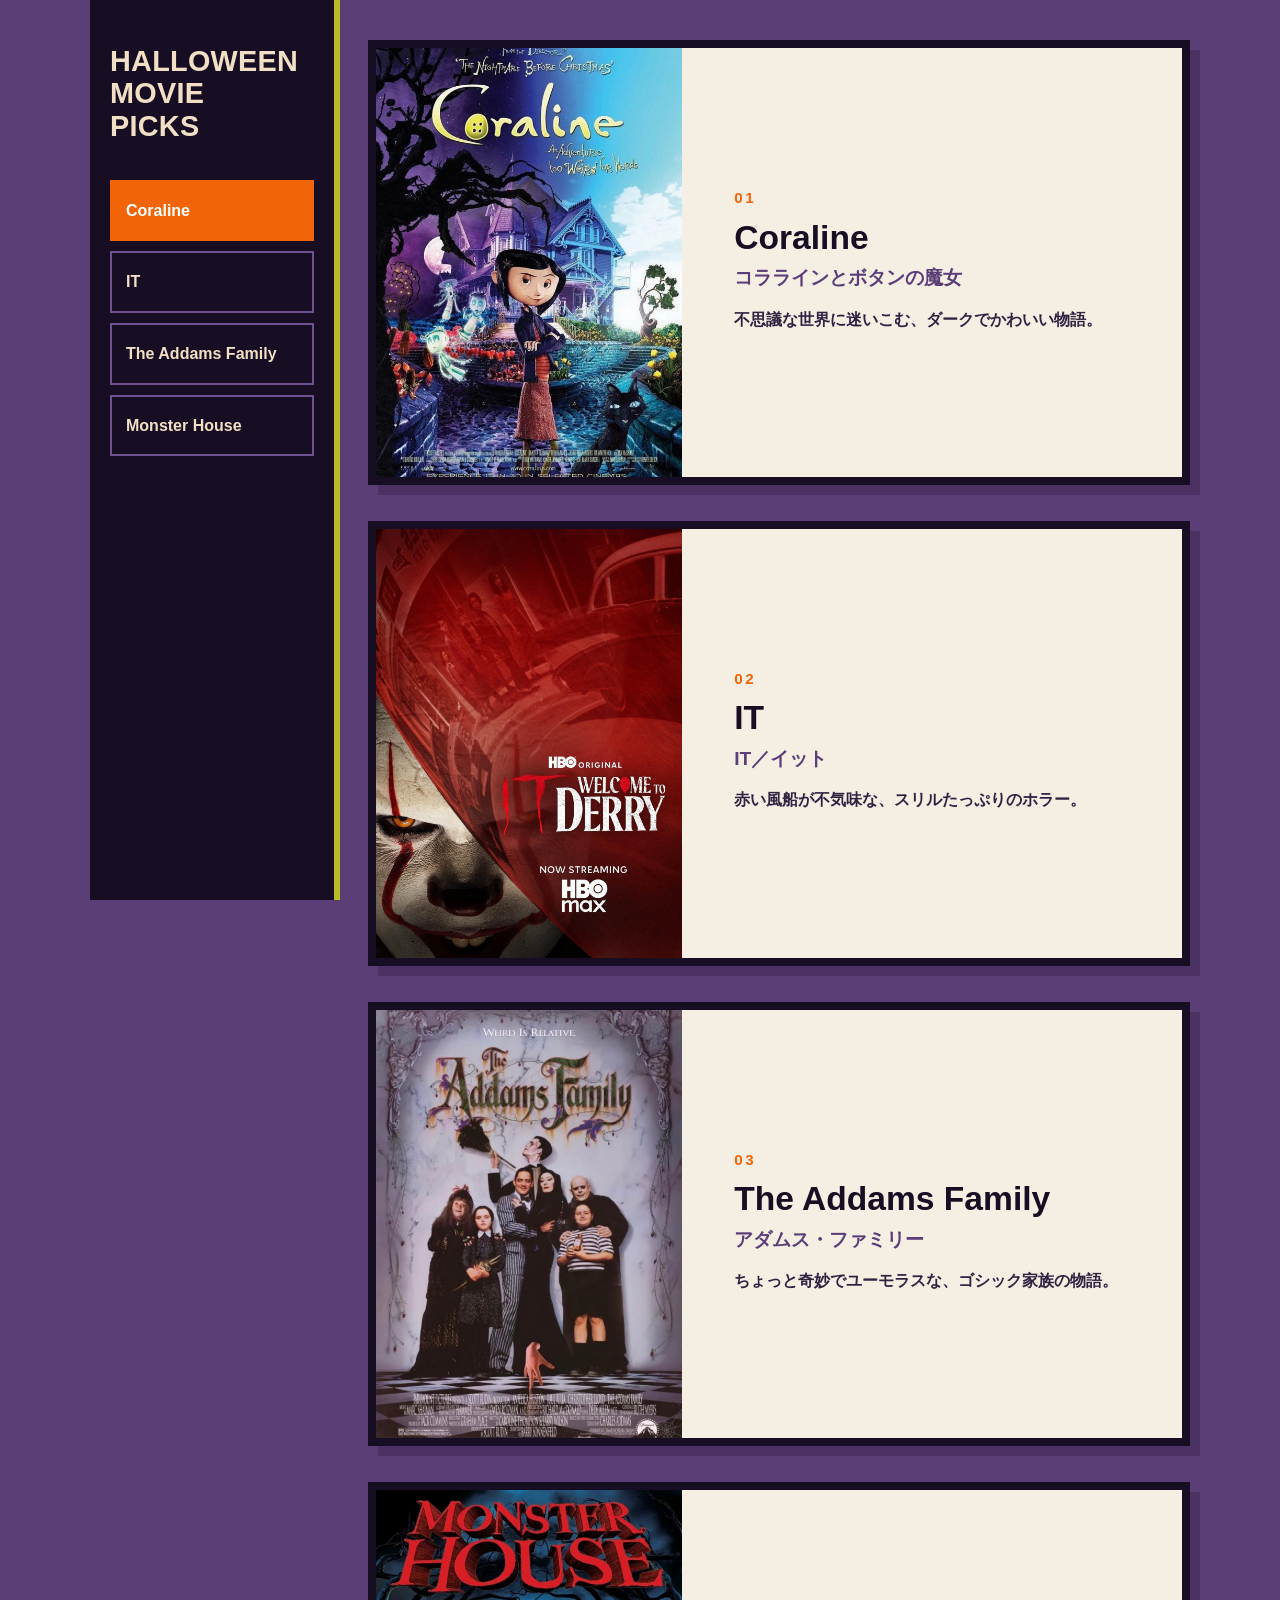
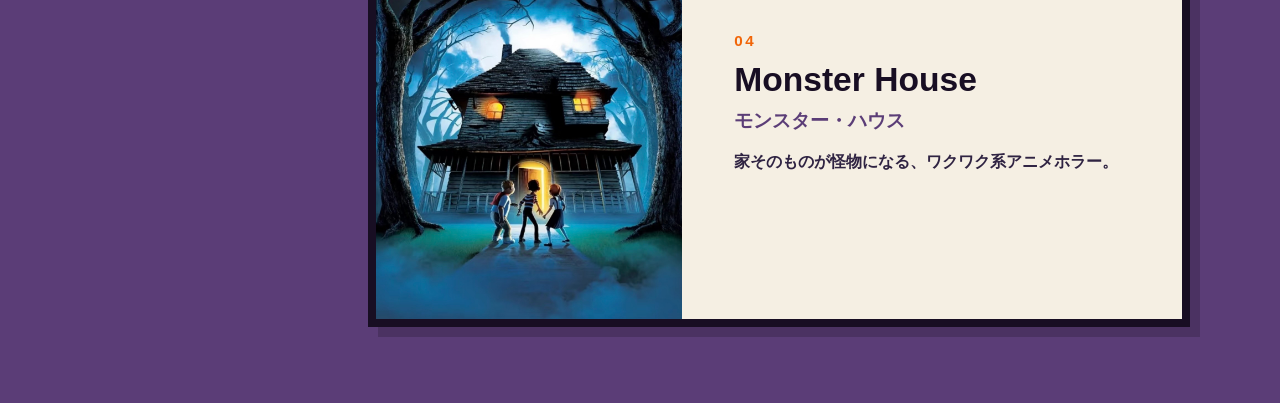
<file: custom/index.html>
<!DOCTYPE html>
<html lang="ja">
<head>
  <meta charset="UTF-8">
  <meta name="viewport" content="width=device-width, initial-scale=1.0">
  <title>Halloween Movie Picks</title>
  <link rel="stylesheet" href="css/reset.css">
  <link rel="stylesheet" href="css/style.css">
  <script src="https://code.jquery.com/jquery-3.7.0.min.js" integrity="sha256-2Pmvv0kuTBOenSvLm6bvfBSSHrUJ+3A7x6P5EbdO7/g=" crossorigin="anonymous"></script>
  <script src="js/script.js"></script>
</head>
<body>
  <div id="wrapper">
    <aside>
      <h1>Halloween<br>Movie<br>Picks</h1>
      <nav>
        <ul>
          <li class="current"><a href="#coraline">Coraline</a></li>
          <li><a href="#it">IT</a></li>
          <li><a href="#addams">The Addams Family</a></li>
          <li><a href="#monster-house">Monster House</a></li>
        </ul>
      </nav>
    </aside>

    <main>
      <section id="coraline">
        <div class="card">
          <img src="images/coraline.jpg" alt="Coraline poster">
          <div class="text">
            <p class="eyebrow">01</p>
            <h2>Coraline</h2>
            <h3>コララインとボタンの魔女</h3>
            <p class="desc">不思議な世界に迷いこむ、ダークでかわいい物語。</p>
          </div>
        </div>
      </section>

      <section id="it">
        <div class="card">
          <img src="images/it.jpg" alt="IT poster">
          <div class="text">
            <p class="eyebrow">02</p>
            <h2>IT</h2>
            <h3>IT／イット</h3>
            <p class="desc">赤い風船が不気味な、スリルたっぷりのホラー。</p>
          </div>
        </div>
      </section>

      <section id="addams">
        <div class="card">
          <img src="images/addams.jpg" alt="The Addams Family poster">
          <div class="text">
            <p class="eyebrow">03</p>
            <h2>The Addams Family</h2>
            <h3>アダムス・ファミリー</h3>
            <p class="desc">ちょっと奇妙でユーモラスな、ゴシック家族の物語。</p>
          </div>
        </div>
      </section>

      <section id="monster-house">
        <div class="card">
          <img src="images/monster-house.jpg" alt="Monster House poster">
          <div class="text">
            <p class="eyebrow">04</p>
            <h2>Monster House</h2>
            <h3>モンスター・ハウス</h3>
            <p class="desc">家そのものが怪物になる、ワクワク系アニメホラー。</p>
          </div>
        </div>
      </section>
    </main>
  </div>
</body>
</html>
</file>
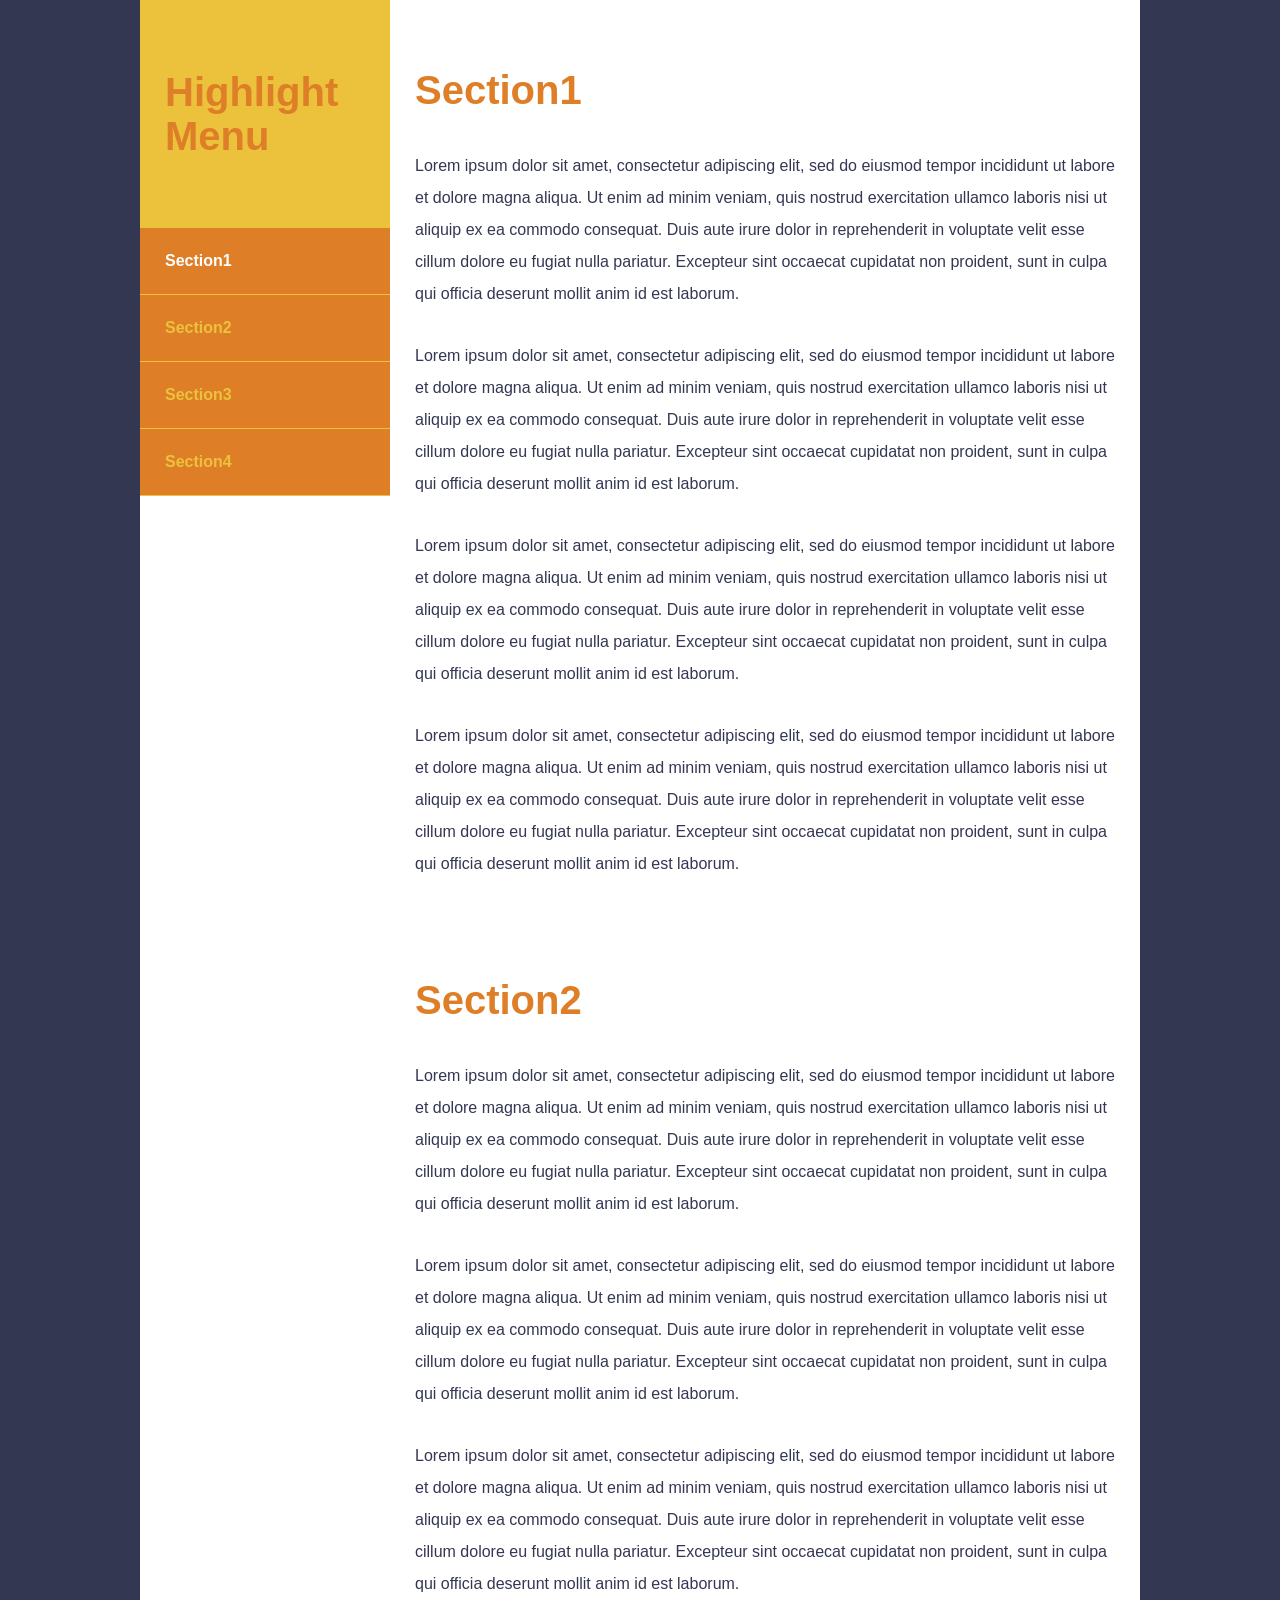
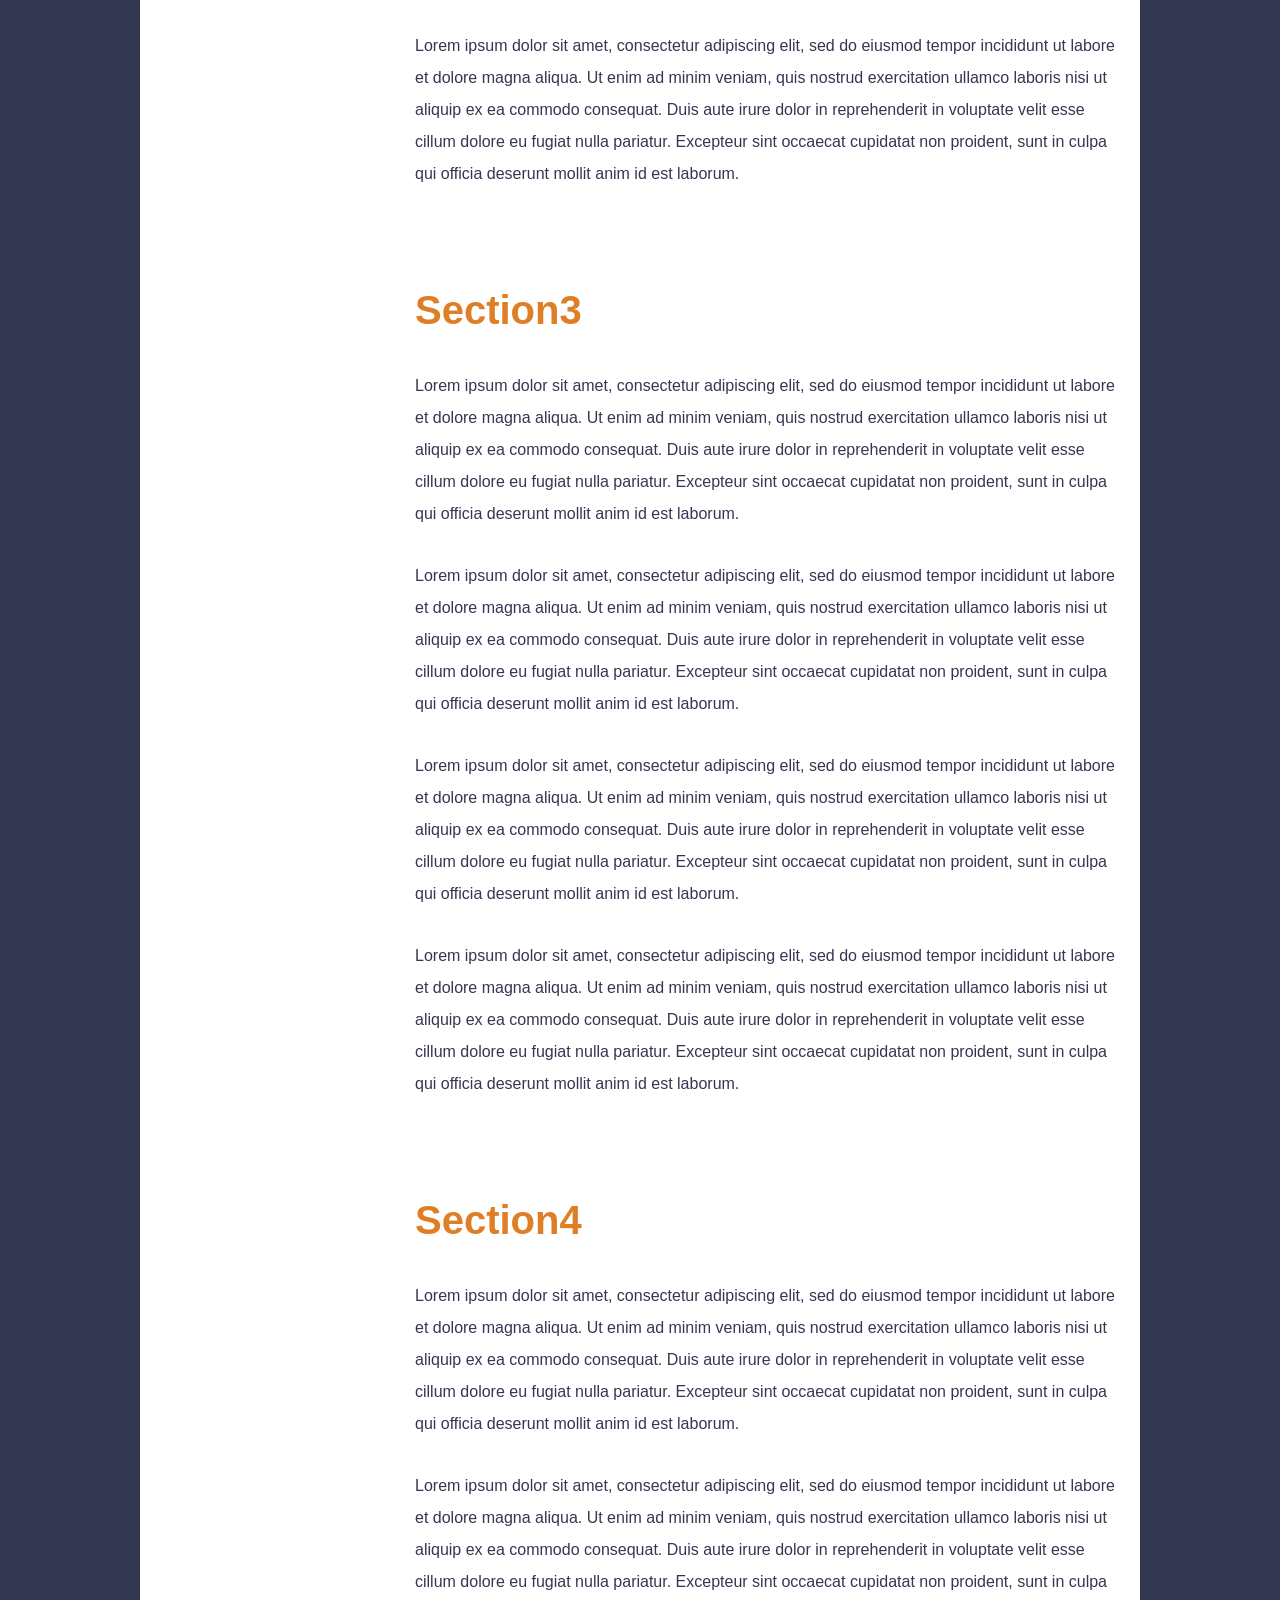
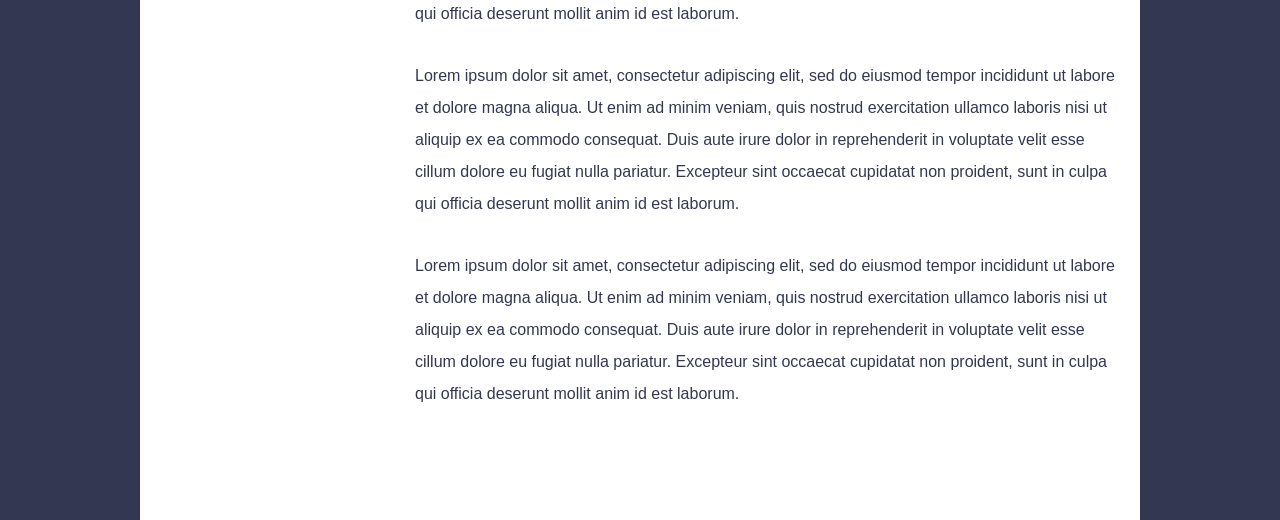
<file: highlight-menu/index.html>
<!DOCTYPE html>
<html lang="ja">

<head>
    <meta charset="UTF-8">
    <title>Sticky Header</title>
    <link rel="stylesheet" href="css/reset.css">
    <link rel="stylesheet" href="css/style.css">
    <!-- jQuery本体 -->
    <script src="https://code.jquery.com/jquery-3.7.1.min.js"
        integrity="sha256-/JqT3SQfawRcv/BIHPThkBvs0OEvtFFmqPF/lYI/Cxo=" crossorigin="anonymous"></script>
    <!-- 自作JS -->
    <script src="js/script.js"></script>
</head>

<body>
    <div id="wrapper">
        <header>
            <h1>Highlight Menu</h1>
            <nav>
                <ul>
                    <li class="current"><a href="#">Section1</a></li>
                    <li><a href="#">Section2</a></li>
                    <li><a href="#">Section3</a></li>
                    <li><a href="#">Section4</a></li>
                </ul>
            </nav>
        </header>

        <main>
            <section>
                <h1>Section1</h1>
                <p>Lorem ipsum dolor sit amet, consectetur adipiscing elit, sed do eiusmod tempor incididunt ut labore
                    et dolore magna aliqua. Ut enim ad minim veniam, quis nostrud exercitation ullamco laboris nisi ut
                    aliquip ex ea commodo consequat. Duis aute irure dolor in reprehenderit in voluptate velit esse
                    cillum dolore eu fugiat nulla pariatur. Excepteur sint occaecat cupidatat non proident, sunt in
                    culpa qui officia deserunt mollit anim id est laborum.</p>

                <p>Lorem ipsum dolor sit amet, consectetur adipiscing elit, sed do eiusmod tempor incididunt ut labore
                    et dolore magna aliqua. Ut enim ad minim veniam, quis nostrud exercitation ullamco laboris nisi ut
                    aliquip ex ea commodo consequat. Duis aute irure dolor in reprehenderit in voluptate velit esse
                    cillum dolore eu fugiat nulla pariatur. Excepteur sint occaecat cupidatat non proident, sunt in
                    culpa qui officia deserunt mollit anim id est laborum.</p>

                <p>Lorem ipsum dolor sit amet, consectetur adipiscing elit, sed do eiusmod tempor incididunt ut labore
                    et dolore magna aliqua. Ut enim ad minim veniam, quis nostrud exercitation ullamco laboris nisi ut
                    aliquip ex ea commodo consequat. Duis aute irure dolor in reprehenderit in voluptate velit esse
                    cillum dolore eu fugiat nulla pariatur. Excepteur sint occaecat cupidatat non proident, sunt in
                    culpa qui officia deserunt mollit anim id est laborum.</p>

                <p>Lorem ipsum dolor sit amet, consectetur adipiscing elit, sed do eiusmod tempor incididunt ut labore
                    et dolore magna aliqua. Ut enim ad minim veniam, quis nostrud exercitation ullamco laboris nisi ut
                    aliquip ex ea commodo consequat. Duis aute irure dolor in reprehenderit in voluptate velit esse
                    cillum dolore eu fugiat nulla pariatur. Excepteur sint occaecat cupidatat non proident, sunt in
                    culpa qui officia deserunt mollit anim id est laborum.</p>
            </section>

            <section>
                <h1>Section2</h1>
                <p>Lorem ipsum dolor sit amet, consectetur adipiscing elit, sed do eiusmod tempor incididunt ut labore
                    et dolore magna aliqua. Ut enim ad minim veniam, quis nostrud exercitation ullamco laboris nisi ut
                    aliquip ex ea commodo consequat. Duis aute irure dolor in reprehenderit in voluptate velit esse
                    cillum dolore eu fugiat nulla pariatur. Excepteur sint occaecat cupidatat non proident, sunt in
                    culpa qui officia deserunt mollit anim id est laborum.</p>

                <p>Lorem ipsum dolor sit amet, consectetur adipiscing elit, sed do eiusmod tempor incididunt ut labore
                    et dolore magna aliqua. Ut enim ad minim veniam, quis nostrud exercitation ullamco laboris nisi ut
                    aliquip ex ea commodo consequat. Duis aute irure dolor in reprehenderit in voluptate velit esse
                    cillum dolore eu fugiat nulla pariatur. Excepteur sint occaecat cupidatat non proident, sunt in
                    culpa qui officia deserunt mollit anim id est laborum.</p>

                <p>Lorem ipsum dolor sit amet, consectetur adipiscing elit, sed do eiusmod tempor incididunt ut labore
                    et dolore magna aliqua. Ut enim ad minim veniam, quis nostrud exercitation ullamco laboris nisi ut
                    aliquip ex ea commodo consequat. Duis aute irure dolor in reprehenderit in voluptate velit esse
                    cillum dolore eu fugiat nulla pariatur. Excepteur sint occaecat cupidatat non proident, sunt in
                    culpa qui officia deserunt mollit anim id est laborum.</p>

                <p>Lorem ipsum dolor sit amet, consectetur adipiscing elit, sed do eiusmod tempor incididunt ut labore
                    et dolore magna aliqua. Ut enim ad minim veniam, quis nostrud exercitation ullamco laboris nisi ut
                    aliquip ex ea commodo consequat. Duis aute irure dolor in reprehenderit in voluptate velit esse
                    cillum dolore eu fugiat nulla pariatur. Excepteur sint occaecat cupidatat non proident, sunt in
                    culpa qui officia deserunt mollit anim id est laborum.</p>
            </section>

            <section>
                <h1>Section3</h1>
                <p>Lorem ipsum dolor sit amet, consectetur adipiscing elit, sed do eiusmod tempor incididunt ut labore
                    et dolore magna aliqua. Ut enim ad minim veniam, quis nostrud exercitation ullamco laboris nisi ut
                    aliquip ex ea commodo consequat. Duis aute irure dolor in reprehenderit in voluptate velit esse
                    cillum dolore eu fugiat nulla pariatur. Excepteur sint occaecat cupidatat non proident, sunt in
                    culpa qui officia deserunt mollit anim id est laborum.</p>

                <p>Lorem ipsum dolor sit amet, consectetur adipiscing elit, sed do eiusmod tempor incididunt ut labore
                    et dolore magna aliqua. Ut enim ad minim veniam, quis nostrud exercitation ullamco laboris nisi ut
                    aliquip ex ea commodo consequat. Duis aute irure dolor in reprehenderit in voluptate velit esse
                    cillum dolore eu fugiat nulla pariatur. Excepteur sint occaecat cupidatat non proident, sunt in
                    culpa qui officia deserunt mollit anim id est laborum.</p>

                <p>Lorem ipsum dolor sit amet, consectetur adipiscing elit, sed do eiusmod tempor incididunt ut labore
                    et dolore magna aliqua. Ut enim ad minim veniam, quis nostrud exercitation ullamco laboris nisi ut
                    aliquip ex ea commodo consequat. Duis aute irure dolor in reprehenderit in voluptate velit esse
                    cillum dolore eu fugiat nulla pariatur. Excepteur sint occaecat cupidatat non proident, sunt in
                    culpa qui officia deserunt mollit anim id est laborum.</p>

                <p>Lorem ipsum dolor sit amet, consectetur adipiscing elit, sed do eiusmod tempor incididunt ut labore
                    et dolore magna aliqua. Ut enim ad minim veniam, quis nostrud exercitation ullamco laboris nisi ut
                    aliquip ex ea commodo consequat. Duis aute irure dolor in reprehenderit in voluptate velit esse
                    cillum dolore eu fugiat nulla pariatur. Excepteur sint occaecat cupidatat non proident, sunt in
                    culpa qui officia deserunt mollit anim id est laborum.</p>
            </section>

            <section>
                <h1>Section4</h1>
                <p>Lorem ipsum dolor sit amet, consectetur adipiscing elit, sed do eiusmod tempor incididunt ut labore
                    et dolore magna aliqua. Ut enim ad minim veniam, quis nostrud exercitation ullamco laboris nisi ut
                    aliquip ex ea commodo consequat. Duis aute irure dolor in reprehenderit in voluptate velit esse
                    cillum dolore eu fugiat nulla pariatur. Excepteur sint occaecat cupidatat non proident, sunt in
                    culpa qui officia deserunt mollit anim id est laborum.</p>

                <p>Lorem ipsum dolor sit amet, consectetur adipiscing elit, sed do eiusmod tempor incididunt ut labore
                    et dolore magna aliqua. Ut enim ad minim veniam, quis nostrud exercitation ullamco laboris nisi ut
                    aliquip ex ea commodo consequat. Duis aute irure dolor in reprehenderit in voluptate velit esse
                    cillum dolore eu fugiat nulla pariatur. Excepteur sint occaecat cupidatat non proident, sunt in
                    culpa qui officia deserunt mollit anim id est laborum.</p>

                <p>Lorem ipsum dolor sit amet, consectetur adipiscing elit, sed do eiusmod tempor incididunt ut labore
                    et dolore magna aliqua. Ut enim ad minim veniam, quis nostrud exercitation ullamco laboris nisi ut
                    aliquip ex ea commodo consequat. Duis aute irure dolor in reprehenderit in voluptate velit esse
                    cillum dolore eu fugiat nulla pariatur. Excepteur sint occaecat cupidatat non proident, sunt in
                    culpa qui officia deserunt mollit anim id est laborum.</p>

                <p>Lorem ipsum dolor sit amet, consectetur adipiscing elit, sed do eiusmod tempor incididunt ut labore
                    et dolore magna aliqua. Ut enim ad minim veniam, quis nostrud exercitation ullamco laboris nisi ut
                    aliquip ex ea commodo consequat. Duis aute irure dolor in reprehenderit in voluptate velit esse
                    cillum dolore eu fugiat nulla pariatur. Excepteur sint occaecat cupidatat non proident, sunt in
                    culpa qui officia deserunt mollit anim id est laborum.</p>
            </section>
        </main>
    </div>
</body>

</html>
</file>
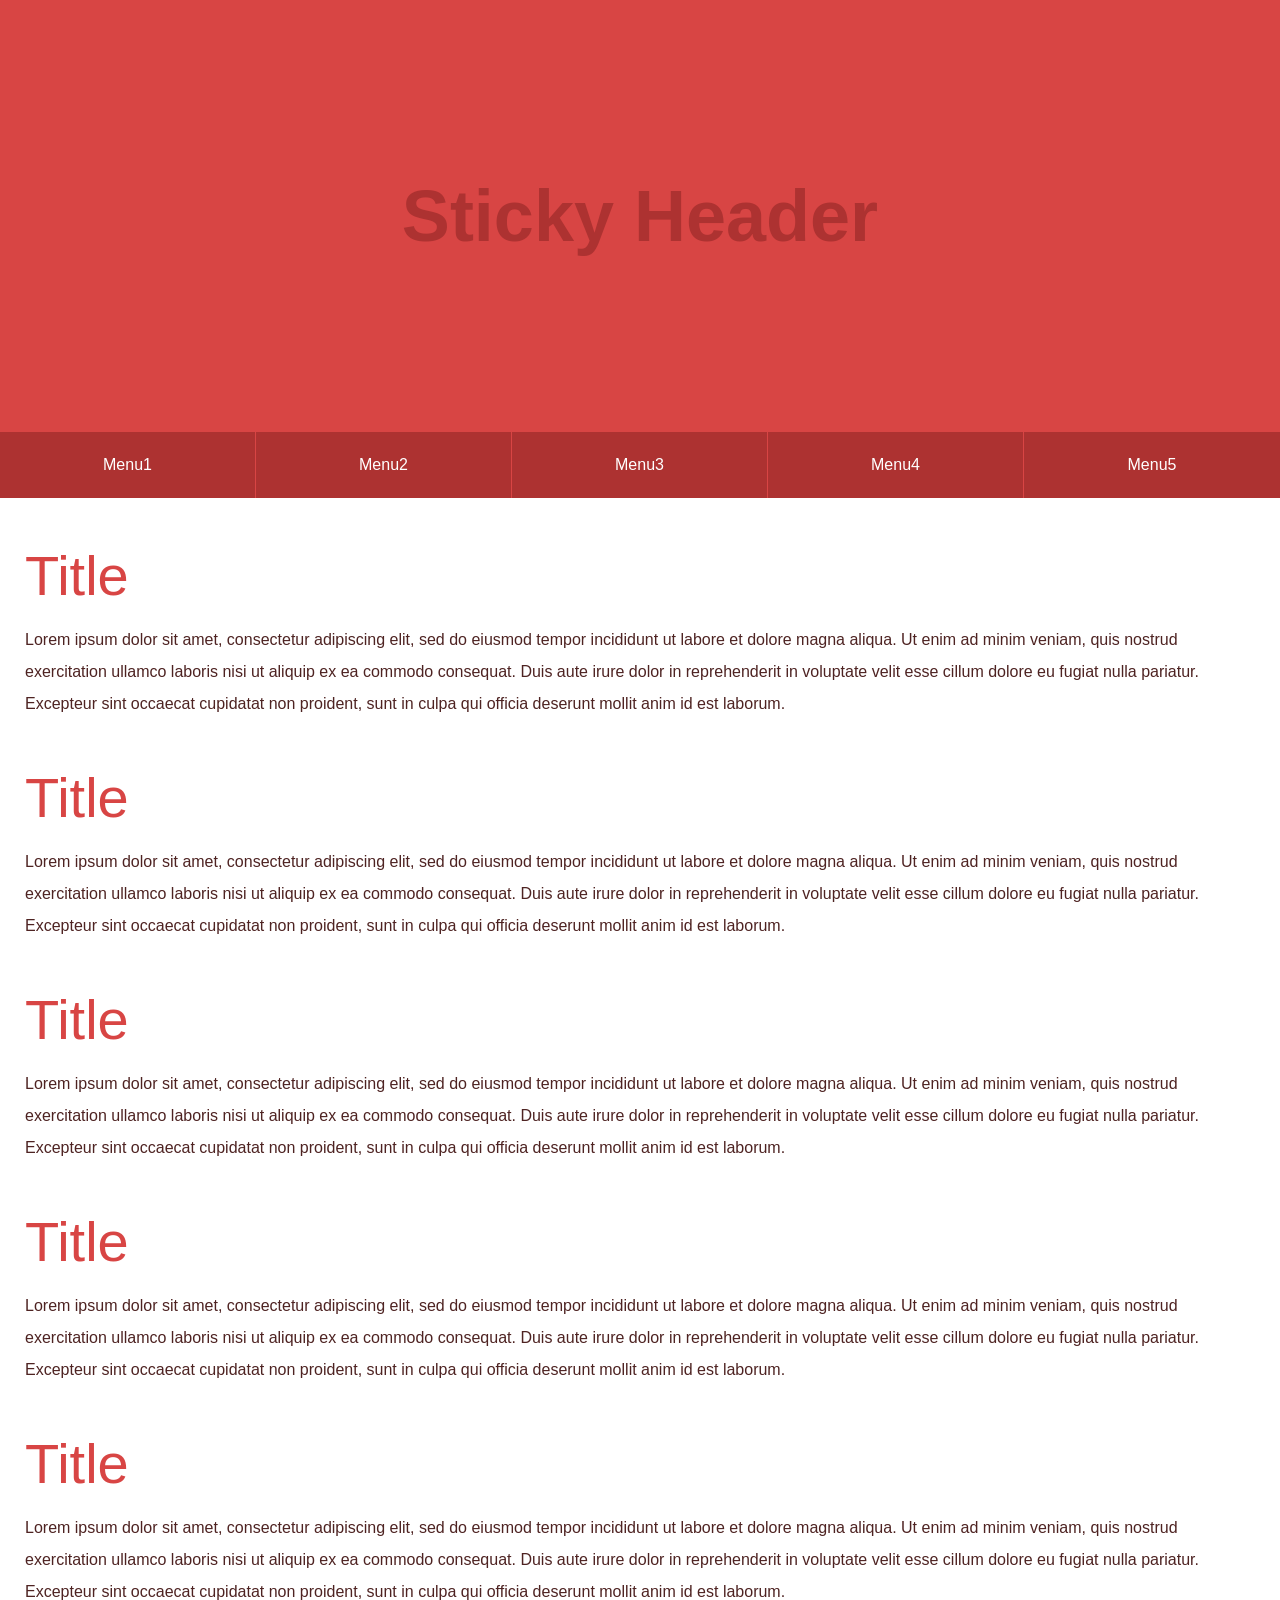
<file: sticky-header/index.html>
<!DOCTYPE html>
<html lang="ja">

<head>
    <meta charset="UTF-8">
    <title>Sticky Header</title>
    <link rel="stylesheet" href="css/reset.css">
    <link rel="stylesheet" href="css/style.css">
    <!-- jQuery本体 -->
    <script src="https://code.jquery.com/jquery-3.7.1.min.js"
        integrity="sha256-/JqT3SQfawRcv/BIHPThkBvs0OEvtFFmqPF/lYI/Cxo=" crossorigin="anonymous"></script>
    <!-- 自作JS -->
    <script src="script.js"></script>
</head>

<body>
    <div id="wrapper">
        <header>
            <h1>Sticky Header</h1>
        </header>
        <nav>
            <ul>
                <li><a href="#">Menu1</a></li>
                <li><a href="#">Menu2</a></li>
                <li><a href="#">Menu3</a></li>
                <li><a href="#">Menu4</a></li>
                <li><a href="#">Menu5</a></li>
            </ul>
        </nav>

        <main>
            <section>
                <h1>Title</h1>
                <p>Lorem ipsum dolor sit amet, consectetur adipiscing elit, sed do eiusmod tempor incididunt ut labore et dolore magna aliqua. Ut enim ad minim veniam, quis nostrud exercitation ullamco laboris nisi ut aliquip ex ea commodo consequat. Duis aute irure dolor in reprehenderit in voluptate velit esse cillum dolore eu fugiat nulla pariatur. Excepteur sint occaecat cupidatat non proident, sunt in culpa qui officia deserunt mollit anim id est laborum.</p>
            </section>
            <section>
                <h1>Title</h1>
                <p>Lorem ipsum dolor sit amet, consectetur adipiscing elit, sed do eiusmod tempor incididunt ut labore et dolore magna aliqua. Ut enim ad minim veniam, quis nostrud exercitation ullamco laboris nisi ut aliquip ex ea commodo consequat. Duis aute irure dolor in reprehenderit in voluptate velit esse cillum dolore eu fugiat nulla pariatur. Excepteur sint occaecat cupidatat non proident, sunt in culpa qui officia deserunt mollit anim id est laborum.</p>
            </section>
            <section>
                <h1>Title</h1>
                <p>Lorem ipsum dolor sit amet, consectetur adipiscing elit, sed do eiusmod tempor incididunt ut labore et dolore magna aliqua. Ut enim ad minim veniam, quis nostrud exercitation ullamco laboris nisi ut aliquip ex ea commodo consequat. Duis aute irure dolor in reprehenderit in voluptate velit esse cillum dolore eu fugiat nulla pariatur. Excepteur sint occaecat cupidatat non proident, sunt in culpa qui officia deserunt mollit anim id est laborum.</p>
            </section>
            <section>
                <h1>Title</h1>
                <p>Lorem ipsum dolor sit amet, consectetur adipiscing elit, sed do eiusmod tempor incididunt ut labore et dolore magna aliqua. Ut enim ad minim veniam, quis nostrud exercitation ullamco laboris nisi ut aliquip ex ea commodo consequat. Duis aute irure dolor in reprehenderit in voluptate velit esse cillum dolore eu fugiat nulla pariatur. Excepteur sint occaecat cupidatat non proident, sunt in culpa qui officia deserunt mollit anim id est laborum.</p>
            </section>
            <section>
                <h1>Title</h1>
                <p>Lorem ipsum dolor sit amet, consectetur adipiscing elit, sed do eiusmod tempor incididunt ut labore et dolore magna aliqua. Ut enim ad minim veniam, quis nostrud exercitation ullamco laboris nisi ut aliquip ex ea commodo consequat. Duis aute irure dolor in reprehenderit in voluptate velit esse cillum dolore eu fugiat nulla pariatur. Excepteur sint occaecat cupidatat non proident, sunt in culpa qui officia deserunt mollit anim id est laborum.</p>
            </section>
        </main>
    </div>
</body>

</html>
</file>
<file: custom/css/style.css>
@charset "UTF-8";

:root {
  --bg: #5b3d77;
  --bg-dark: #180e23;
  --panel: #f16508;
  --panel-soft: #6e5290;
  --text-main: #f1e0c6;
  --text-dark: #2f2342;
  --lime: #b9bb24;
  --cream: #f5efe3;
}

* {
  box-sizing: border-box;
}

html {
  scroll-behavior: smooth;
}

body {
  font-family: "Helvetica Neue", Arial, sans-serif;
  background: var(--bg);
  color: var(--text-main);
}

#wrapper {
  width: min(1100px, calc(100% - 40px));
  margin: 0 auto;
  display: grid;
  grid-template-columns: 250px minmax(0, 1fr);
  gap: 28px;
  align-items: start;
}

/* 左侧固定导航：跟随页面滚动 */
aside {
  position: sticky;
  top: 0;
  width: 250px;
  height: 100vh;
  background: var(--bg-dark);
  padding: 45px 20px 30px;
  border-right: 6px solid var(--lime);
}

aside h1 {
  font-size: 1.8rem;
  line-height: 1.12;
  font-weight: 800;
  color: var(--text-main);
  margin-bottom: 38px;
  text-transform: uppercase;
  letter-spacing: 0.01em;
  overflow-wrap: anywhere;
}

nav li {
  margin-bottom: 10px;
}

nav li a {
  display: block;
  padding: 18px 14px;
  background: transparent;
  color: var(--text-main);
  border: 2px solid var(--panel-soft);
  font-weight: 700;
  line-height: 1.35;
  transition: 0.2s;
}

nav li.current a,
nav li a:hover {
  background: var(--panel);
  color: #ffffff;
  border-color: var(--panel);
}

/* 右侧电影内容 */
main {
  min-width: 0;
  padding: 40px 0;
}

section {
  margin-bottom: 36px;
}

.card {
  display: flex;
  align-items: stretch;
  gap: 24px;
  background: var(--cream);
  border: 8px solid var(--bg-dark);
  box-shadow: 10px 10px 0 rgba(0, 0, 0, 0.18);
  min-height: 420px;
}

.card img {
  width: 38%;
  flex-shrink: 0;
  object-fit: cover;
}

.text {
  flex: 1;
  min-width: 0;
  padding: 32px 28px;
  color: var(--text-dark);
  display: flex;
  flex-direction: column;
  justify-content: center;
}

.eyebrow {
  font-size: 0.95rem;
  font-weight: 800;
  color: var(--panel);
  letter-spacing: 0.16em;
  margin-bottom: 14px;
}

.text h2 {
  font-size: 2.1rem;
  line-height: 1.1;
  font-weight: 900;
  color: var(--bg-dark);
  margin-bottom: 12px;
}

.text h3 {
  font-size: 1.2rem;
  font-weight: 700;
  color: var(--bg);
  margin-bottom: 18px;
}

.desc {
  font-size: 1rem;
  line-height: 1.8;
  font-weight: 700;
}

/* 小屏幕：菜单改在顶部，避免横向溢出 */
@media (max-width: 850px) {
  #wrapper {
    grid-template-columns: 1fr;
    gap: 0;
  }

  aside {
    position: static;
    width: 100%;
    height: auto;
    padding: 25px 20px;
    border-right: 0;
    border-bottom: 6px solid var(--lime);
  }

  aside h1 {
    margin-bottom: 20px;
  }

  nav ul {
    display: grid;
    grid-template-columns: repeat(2, minmax(0, 1fr));
    gap: 8px;
  }

  nav li {
    margin-bottom: 0;
  }

  nav li a {
    padding: 12px 14px;
  }

  main {
    padding: 24px 0;
  }
}

@media (max-width: 560px) {
  .card {
    display: block;
    min-height: 0;
  }

  .card img {
    width: 100%;
    height: 360px;
    object-fit: contain;
    background: var(--bg-dark);
  }

  .text {
    padding: 24px;
  }
}
</file>
<file: highlight-menu/css/style.css>
@charset "UTF-8";

body {
 font-family: Helvetica, Arial, sans-serif;
 background: #343752;
}

#wrapper {
 width: 1000px;
 margin: 0 auto;
}

header {
 position: fixed;
 width: 250px;
 background: #ecc23d;
}

header h1 {
 padding: 70px 25px;
 color: #de7e27;
 font-size: 2.5em;
 line-height: 1.1em;
 font-weight: bold;
}

nav li {
 list-style-type: none;
 margin-bottom: 1px;
}

nav li a {
 display: block;
 padding: 25px;
 font-weight: bold;
 color: #ecc23d;
 background: #de7e27;
 text-decoration: none;
}

nav li.current a {
 color: #fff;
}

main {
 display: block;
 padding: 70px 25px 10px 275px;
 background: #fff;
}

section {
 margin-bottom: 100px;
}

section h1 {
 color: #de7e27;
 font-size: 2.5em;
 font-weight: bold;
 margin-bottom: 40px;
}

p {
 margin-bottom: 30px;
 line-height: 2em;
 color: #343752;
}
</file>
<file: sticky-header/css/style.css>
@charset "UTF-8";

body {
 font-family: Helvetica, Arial, sans-serif;
}

#wrapper {
 min-width: 1000px;
 margin: 0 auto;
}

header h1 {
 text-align: center;
 background: #d84544;
 color: #ad3231;
 padding: 180px 0;
 font-size: 4.5em;
 font-weight: bold;
}

nav {
 width: 100%;
 top: 0;
 left: 0;
}

li {
 float: left;
 width: 20%;
}

li a {
 text-align: center;
 display: block;
 text-decoration: none;
 background: #ad3231;
 padding: 25px 0;
 color: #fff;
 border-right: 1px solid #d84544;
}

li a:hover {
 background: #98302f;
}

li:last-child a {
 border-right: none;
}

main {
 clear: both;
 display: block;
 padding: 50px 25px 20px;
}

section h1 {
 font-size: 3.5em;
 font-weight: normal;
 margin-bottom: 20px;
 color: #d84544;
}

p {
 margin-bottom: 50px;
 line-height: 2em;
 color: #4e2322;
}
</file>
